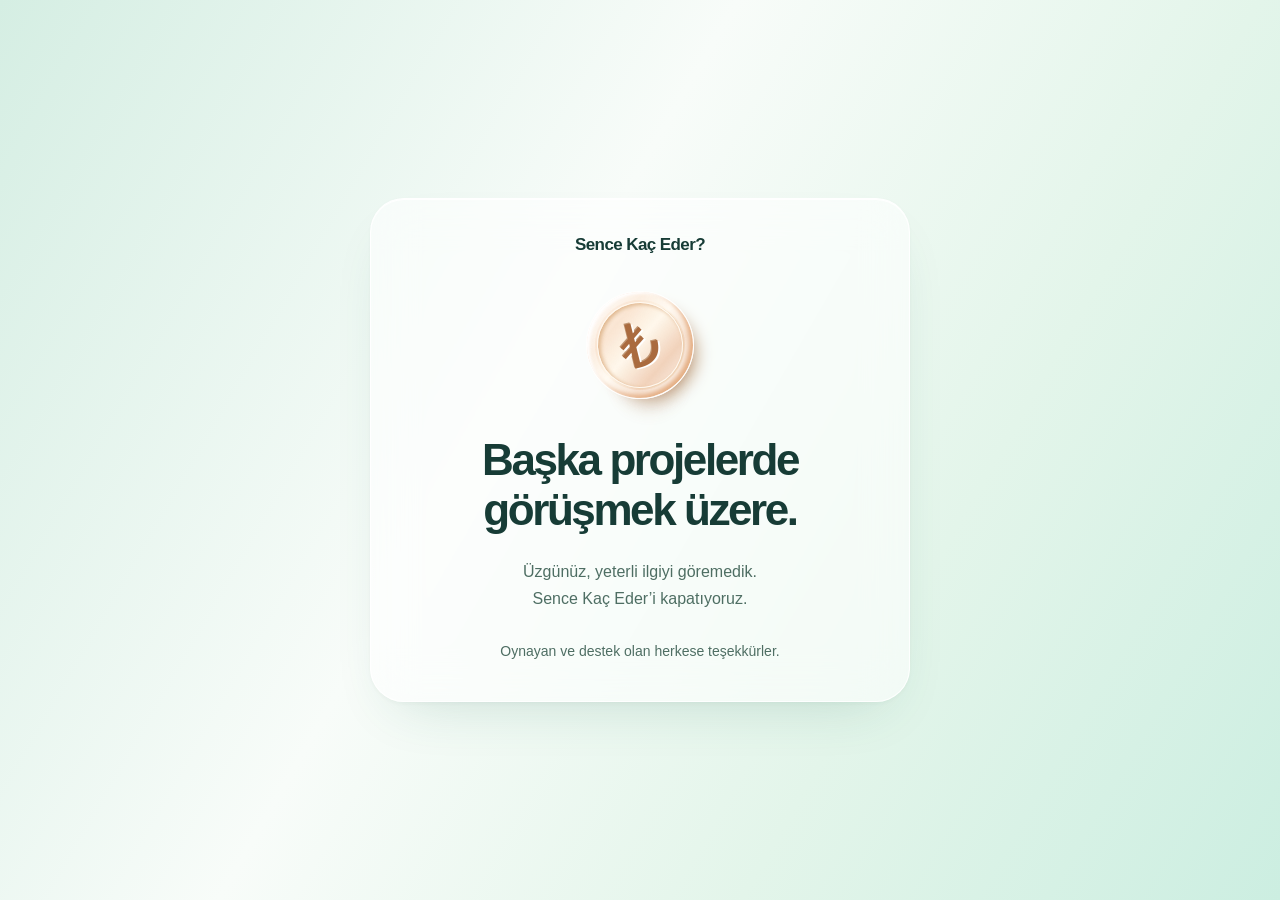
<file: index.html>
<!DOCTYPE html><html lang="tr" data-astro-cid-4kjay5ym><head><meta charset="UTF-8"><meta name="viewport" content="width=device-width"><meta name="theme-color" content="#e7f4ef"><meta name="description" content="Üzgünüz, yeterli ilgiyi göremedik. Sence Kaç Eder’i kapatıyoruz. Oynayan ve destek olan herkese teşekkürler. Başka projelerde görüşmek üzere."><link rel="icon" href="/favicon.ico" sizes="16x16 32x32 48x48"><link rel="icon" href="/favicon.svg" type="image/svg+xml" sizes="any"><link rel="apple-touch-icon" href="/apple-touch-icon.png" sizes="180x180"><link rel="canonical" href="https://sencekaceder.com/"><meta property="og:type" content="website"><meta property="og:locale" content="tr_TR"><meta property="og:site_name" content="Sence Kaç Eder?"><meta property="og:title" content="Sence Kaç Eder? | Başka projelerde görüşmek üzere"><meta property="og:description" content="Üzgünüz, yeterli ilgiyi göremedik. Sence Kaç Eder’i kapatıyoruz. Oynayan ve destek olan herkese teşekkürler. Başka projelerde görüşmek üzere."><meta property="og:url" content="https://sencekaceder.com/"><title>Sence Kaç Eder? | Başka projelerde görüşmek üzere</title><link rel="stylesheet" href="/_astro/index.CCV5tStR.css"></head><body data-astro-cid-4kjay5ym><main class="closure-shell" data-astro-cid-4kjay5ym><section class="closure-card card" aria-labelledby="closure-title" data-astro-cid-4kjay5ym><div class="closure-brand" data-astro-cid-4kjay5ym>Sence Kaç Eder?</div><div class="glass-coin closure-coin" aria-hidden="true" data-astro-cid-4kjay5ym><span data-astro-cid-4kjay5ym>₺</span></div><h1 id="closure-title" data-astro-cid-4kjay5ym>Başka projelerde<br data-astro-cid-4kjay5ym>görüşmek üzere.</h1><p class="closure-description" data-astro-cid-4kjay5ym>Üzgünüz, yeterli ilgiyi göremedik.<br data-astro-cid-4kjay5ym>Sence Kaç Eder’i kapatıyoruz.</p><p class="closure-thanks" data-astro-cid-4kjay5ym>Oynayan ve destek olan herkese teşekkürler.</p></section></main></body></html>
</file>
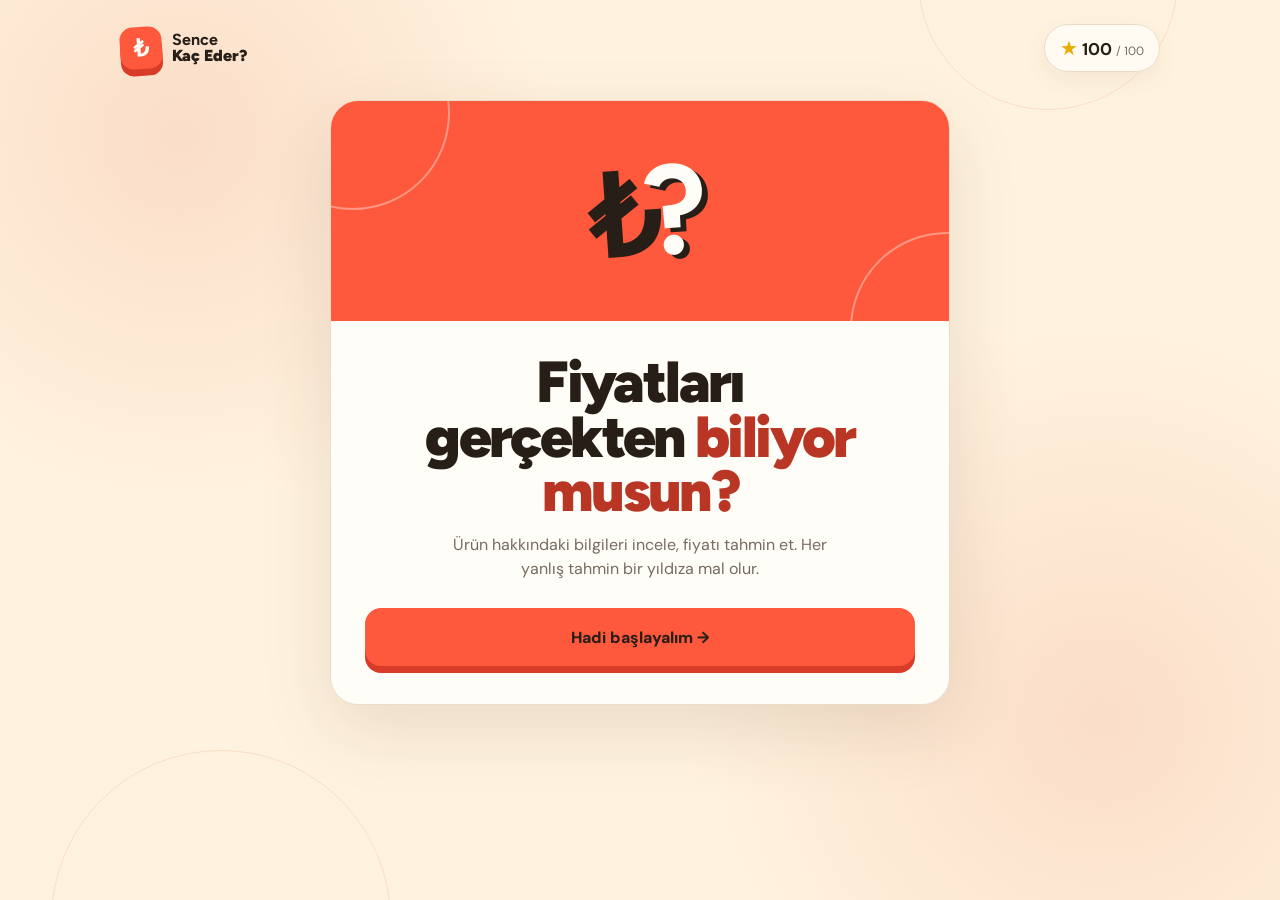
<file: examples/quiz-prototype/index.html>
<!doctype html>
<html lang="tr">
<head>
  <meta charset="utf-8">
  <meta name="viewport" content="width=device-width, initial-scale=1">
  <meta name="theme-color" content="#ff5c35">
  <title>Sence Kaç Eder? — UI Prototipi</title>
  <link rel="preconnect" href="https://fonts.googleapis.com">
  <link rel="preconnect" href="https://fonts.gstatic.com" crossorigin>
  <link href="https://fonts.googleapis.com/css2?family=DM+Sans:wght@500;600;700;800&family=Figtree:wght@500;600;700;800;900&display=swap" rel="stylesheet">
  <link rel="stylesheet" href="styles.css">
</head>
<body>
  <div class="ambient ambient-one"></div>
  <div class="ambient ambient-two"></div>

  <header class="site-header">
    <button class="brand" type="button" data-action="home" aria-label="Ana sayfa">
      <span class="brand-mark">₺</span>
      <span>Sence<br><strong>Kaç Eder?</strong></span>
    </button>
    <div class="score-pill" aria-label="Toplam yıldız">
      <span>★</span><strong id="total-score">100</strong><small>/ 100</small>
    </div>
  </header>

  <main class="app-shell" id="app" aria-live="polite">
    <section class="loading-view card">
      <div class="spinner"></div>
      <p>Quiz hazırlanıyor…</p>
    </section>
  </main>

  <dialog class="summary-dialog" id="summary-dialog">
    <div class="dialog-header">
      <div><span class="eyebrow">HATIRLATMA</span><h2>Şimdiye kadar bildiklerin</h2></div>
      <button class="icon-button" data-action="close-summary" aria-label="Kapat">×</button>
    </div>
    <div id="summary-content" class="summary-list"></div>
  </dialog>

  <script src="app.js"></script>
</body>
</html>
</file>
<file: _astro/index.CCV5tStR.css>
:root{--color-page:#e7f4ef;--color-surface:#f7fcfa;--color-glass:#ffffff94;--color-primary:#08756b;--color-primary-pressed:#086359;--color-primary-text:#08756b;--color-primary-gradient:#088174;--color-text:#173c36;--color-text-muted:#4e6e63;--color-border:#c8e3d8;--color-reward:#97642b;--color-success:#196c59;--color-error:#a74443;--color-input:#ffffffa6;--color-progress-inactive:#bddbd0;--color-backdrop:#173c364d;--coin-tint:247, 183, 132;--coin-deep:230, 155, 104;--coin-light:255, 246, 232;--coin-shadow:#b48b66;--coin-edge:#e5b086;--coin-rim:#fff9f0;--coin-ring-shadow:#deb58b;--coin-ring-glint:#edd0b0;--coin-ink:#aa6b3f;--coin-ink-shadow:#bf9572;--coin-ground-shadow:151, 92, 48;--font-body:-apple-system, BlinkMacSystemFont, "Segoe UI", sans-serif;--font-display:var(--font-body);--radius-card:34px;--radius-control:19px;--shadow-card:0 24px 60px -30px #206e583d, 0 2px 5px #206e580a, inset 0 1px 0 #fffffff2}*{box-sizing:border-box}html{background:var(--color-page);min-height:100%}body{min-height:100dvh;color:var(--color-text);font-family:var(--font-body);-webkit-font-smoothing:antialiased;background:linear-gradient(120deg,#d5eee3 0%,#f8fcf9 41%,#e3f5ea 70%,#cceee1 100%);margin:0;display:flow-root}button,input{font:inherit}button{color:inherit;-webkit-tap-highlight-color:transparent}button:focus-visible,summary:focus-visible{outline:3px solid var(--color-primary-text);outline-offset:4px}input:focus-visible{outline:3px solid var(--color-primary-text);outline-offset:3px}.app-shell{width:min(490px,100% - 28px);margin:max(16px, env(safe-area-inset-top)) auto 20px}.card{border-radius:var(--radius-card);background:var(--color-glass);box-shadow:var(--shadow-card);-webkit-backdrop-filter:blur(22px);backdrop-filter:blur(22px);border:1px solid #ffffffe6}.site-footer{max-width:400px;padding:0 16px env(safe-area-inset-bottom);color:var(--color-text-muted);text-align:center;margin:18px auto 20px;font-size:12px;line-height:1.55}.eyebrow{color:var(--color-text-muted);letter-spacing:.12em;font-size:10px;font-weight:650;display:block}.primary-button,.secondary-button{border-radius:var(--radius-control);color:#fafffc;background:linear-gradient(155deg, var(--color-primary-gradient), var(--color-primary) 65%);cursor:pointer;border:1px solid #ffffff2e;justify-content:center;align-items:center;gap:18px;width:100%;min-height:58px;padding:15px 24px;font-size:16px;font-weight:650;transition:transform .18s,box-shadow .18s;display:flex;box-shadow:0 8px 16px -10px #086359,inset 0 1px 1px #ffffff3d}.primary-button span[aria-hidden]{font-size:21px;font-weight:400}.primary-button:hover{background:linear-gradient(155deg, var(--color-primary-gradient), var(--color-primary-pressed) 65%)}.primary-button:active{transform:scale(.98)}.primary-button:disabled{color:#55756a;cursor:default;background:#d9e9e1;transform:none;box-shadow:inset 0 1px #fff}.secondary-button{color:var(--color-text);background:var(--color-input)}.ghost-button,.about-link{min-height:44px;color:var(--color-text-muted);cursor:pointer;background:0 0;border:0;padding:10px;font-size:12px}.icon-button{border:1px solid var(--color-border);width:44px;height:44px;color:var(--color-text);background:var(--color-input);cursor:pointer;border-radius:50%;flex:none;font-size:24px}.start-view{text-align:center;flex-direction:column;align-items:center;min-height:min(760px,100dvh - 100px);padding:28px 28px 16px;display:flex}.glass-coin{background:linear-gradient(145deg, #fffffff2, rgba(var(--coin-tint), .35) 29%, rgba(var(--coin-light), .85) 48%, rgba(var(--coin-deep), .44) 70%, #ffffffd9);width:164px;height:164px;box-shadow:10px 12px 18px -12px var(--coin-shadow), inset 2px 2px 3px #fff, inset -3px -4px 4px var(--coin-edge), inset 0 0 0 8px #ffffff52, 0 38px 18px -27px rgba(var(--coin-ground-shadow), .2);border:1px solid #fffffff2;border-radius:50%;flex:none;place-items:center;margin:auto 0 16px;animation:.85s cubic-bezier(.2,.75,.3,1) both coin-arrive;display:grid;position:relative;transform:rotate(-14deg)}.glass-coin:before{content:"";border:1px solid var(--coin-rim);box-shadow:inset 2px 2px 4px var(--coin-ring-shadow), 1px 1px 1px var(--coin-ring-glint);border-radius:50%;position:absolute;inset:13px}.glass-coin span{color:var(--coin-ink);text-shadow:1px 1px #fff, -1px -1px var(--coin-ink-shadow);font-size:91px;font-weight:500}@keyframes coin-arrive{0%{opacity:0;transform:translateY(14px)rotate(-25deg)}}.start-copy{margin-bottom:auto}.start-copy h1{letter-spacing:-.07em;margin:14px 0 18px;font-size:clamp(56px,15vw,69px);font-weight:580;line-height:.99}.start-copy h1>span{color:var(--color-primary-text)}.start-description{color:var(--color-text-muted);margin:0;font-size:15px;line-height:1.65}.start-actions{width:100%;margin-top:26px}.about-link{margin-top:8px;font-size:12px}.game-top{margin:0 8px 15px}.progress-track{grid-template-columns:repeat(5,1fr);gap:5px;display:grid}.progress-segment{background:var(--color-progress-inactive);border-radius:10px;height:3px}.progress-segment.current{background:var(--color-primary)}.progress-segment.done{background:#69ac91}.question-card{flex-direction:column;min-height:min(690px,100dvh - 98px);display:flex}.phase-information .question-card{cursor:pointer}.swipe-area{touch-action:pan-y pinch-zoom}.screen-area{flex-direction:column;flex:1;padding:0 24px 24px;display:flex}.info-screen{flex-direction:column;flex:1;justify-content:center;animation:.32s both enter;display:flex}@keyframes enter{0%{opacity:0;transform:translateY(8px)}}.info-image{object-fit:contain;background:#ffffff9e;border-radius:20px;width:100%;height:min(36dvh,310px);display:block}.info-label{color:var(--color-text-muted);text-transform:uppercase;letter-spacing:.06em;margin:20px 0 10px;font-size:16px;font-weight:650;line-height:1.35}.info-content{letter-spacing:-.035em;margin:0;font-size:clamp(24px,6.5vw,30px);font-weight:580;line-height:1.2}.screen-footer{margin-top:26px}.question-steps{justify-content:center;display:flex}.question-step-list{flex-wrap:wrap;justify-content:center;align-items:center;gap:2px;min-width:0;margin:0;padding:0;list-style:none;display:flex}.question-step{border-radius:50%;justify-content:center;align-items:center;min-width:44px;min-height:44px;padding:10px;display:inline-flex}.question-step-dot{opacity:.5;background:currentColor;border-radius:50%;width:8px;height:8px}.question-step[aria-current=step]{color:var(--color-primary)}.question-step[aria-current=step] .question-step-dot{opacity:1;transform:scale(1.5)}.guess-step{padding-block:6px;font-size:21px;font-weight:600}.guess-step[aria-current=step]{color:#fafffc;background:var(--color-primary);box-shadow:inset 0 1px 1px #ffffff3d}.question-step:hover:not([aria-current=step]){color:var(--color-primary-text);background:var(--color-input)}.guess-screen{text-align:center;align-items:stretch}.guess-intro>.eyebrow{margin-top:clamp(56px,10dvh,84px);font-size:12px}.guess-actions{margin-top:auto;padding-top:30px}.guess-actions>.primary-button{font-size:18px}.guess-footer{margin-top:32px}.guess-screen h2{letter-spacing:-.05em;max-width:420px;margin:24px auto;font-size:clamp(28px,8vw,37px);font-weight:580;line-height:1.13}.guess-hint{min-height:24px;color:var(--color-error);margin:12px 0 0;font-size:16px;font-weight:650}.price-wrap{position:relative}.price-wrap input{width:100%;height:90px;color:var(--color-text);background:var(--color-input);letter-spacing:-.04em;text-align:center;font-variant-numeric:tabular-nums;caret-color:var(--color-primary);border:1px solid #abcdbd;border-radius:22px;padding:0 76px 0 14px;font-size:clamp(36px,9vw,42px);font-weight:550;box-shadow:inset 0 2px 5px #206e580a,0 1px #fff}.price-wrap input::placeholder{color:#66897b}.price-wrap input::selection{color:var(--color-text);background:#c8e3d8}.price-currency{color:var(--color-text-muted);pointer-events:none;font-size:16px;position:absolute;top:50%;right:53px;transform:translateY(-50%)}.price-clear{width:44px;height:44px;color:var(--color-text-muted);cursor:pointer;background:0 0;border:0;border-radius:50%;place-items:center;padding:0;display:grid;position:absolute;top:50%;right:4px;transform:translateY(-50%)}.price-clear:hover{color:var(--color-primary);background:#c8e3d880}.guess-history{margin-top:14px}.guess-history>div{flex-wrap:wrap;justify-content:center;gap:8px;display:flex}.guess-history span{border-bottom:1px solid var(--color-border);padding:6px 10px;font-size:16px;font-weight:550}.guess-history strong{color:var(--color-error);margin-left:3px}.attempt-stars{padding:0 0 12px}.stars{color:var(--color-reward);gap:5px;font-size:23px;line-height:1.3;display:inline-flex}.stars .lost{color:var(--color-progress-inactive)}.attempt-stars .stars{font-size:26px}.reveal-view{text-align:center;flex-direction:column;align-items:center;min-height:min(690px,100dvh - 98px);padding:34px 24px 24px;display:flex}.reveal-icon{width:114px;height:114px;color:var(--color-success);background:linear-gradient(145deg,#f4fffd,#d1e9e4 55%,#eafff9);border:1px solid #fffffff2;border-radius:50%;place-items:center;margin:auto 0 25px;font-size:48px;animation:.5s both enter;display:grid;box-shadow:inset 2px 2px 3px #fff,inset -2px -3px 3px #b8d8cf,0 16px 24px -20px #4c8c7d}.reveal-icon.failed{color:var(--color-error);background:linear-gradient(145deg,#fff8f7,#ecd8d7 65%,#fff5f1);box-shadow:inset 2px 2px 3px #fff,inset -2px -3px 3px #d9b8b7}.reveal-view h1{letter-spacing:-.05em;margin:0;font-size:36px;font-weight:570}.actual-price{width:100%;margin:29px 0 24px}.actual-price small{color:var(--color-text-muted);margin-bottom:8px;font-size:12px;display:block}.actual-price strong{letter-spacing:-.04em;font-size:clamp(32px,9vw,43px);font-weight:550}.actual-price strong span{font-size:18px;font-weight:400}.earned-stars{margin-bottom:auto}.reveal-view>.primary-button{margin-top:30px}.result-view{--result-color:#825f27;text-align:center;flex-direction:column;padding:28px 24px 24px;display:flex}.result-perfect{--result-color:#196c59}.result-great{--result-color:#347345}.result-fair{--result-color:#95602b}.result-low{--result-color:#a74443}.result-score{width:155px;height:155px;color:var(--result-color);background:linear-gradient(145deg,#fff,#daeee3 55%,#fcfffd);border:1px solid #fff;border-radius:50%;justify-content:center;align-items:baseline;margin:0 auto 16px;padding-top:45px;display:flex;box-shadow:inset 2px 2px 3px #fff,inset -2px -3px 3px #b1d6c3,0 20px 24px -22px #6f9f86}.result-score strong{letter-spacing:-.075em;font-size:64px;font-weight:550;line-height:1}.result-score>span{margin-left:5px;font-size:16px}.result-message{letter-spacing:-.025em;margin:0;font-size:20px;font-weight:550}.result-review{text-align:left;margin:23px 0}.result-question{border-bottom:1px solid var(--color-border)}.result-question summary{cursor:pointer;grid-template-columns:15px minmax(0,1fr) auto;align-items:center;gap:10px;min-height:60px;padding:10px 0;list-style:none;display:grid}.result-question summary::-webkit-details-marker{display:none}.result-question-number{color:var(--color-text-muted);font-size:13px}.result-question-title{min-width:0;font-size:16px;font-weight:550;line-height:1.4}.result-question-stars .stars{gap:2px;font-size:16px}.result-question-detail{padding:0 0 18px 25px}.result-question-detail>p{color:var(--color-text-muted);font-size:16px;line-height:1.5}.result-question-detail>strong{color:var(--color-text);letter-spacing:-.04em;font-size:24px}.result-question-detail ul{gap:12px;padding:0;font-size:16px;line-height:1.5;list-style:none;display:grid}.result-question-detail small{color:var(--color-text-muted);font-size:13px;display:block}.share-status{color:var(--color-text-muted);margin:14px 0 0;font-size:14px}.result-actions{gap:12px;display:grid}.follow-profiles{margin:0;padding:0 24px 24px;list-style:none}.follow-profiles li+li{border-top:1px solid var(--color-border)}.follow-profiles a{min-height:80px;color:var(--color-text);text-align:left;border-radius:12px;grid-template-columns:44px minmax(0,1fr) 20px;align-items:center;gap:12px;padding:12px 4px;text-decoration:none;display:grid}.follow-profiles a:hover{background:#e7f4ef}.follow-profiles a:focus-visible{outline:3px solid var(--color-primary-text);outline-offset:2px}.follow-profile-icon{width:44px;height:44px;color:var(--color-primary-text);background:#e7f4ef;border-radius:12px;place-items:center;display:grid}.follow-profile-text{gap:3px;display:grid}.follow-profile-text strong{font-size:16px;font-weight:600}.follow-profile-text>span{color:var(--color-text-muted);font-size:14px}.follow-profile-arrow{color:var(--color-primary-text);font-size:20px}.about-dialog,.follow-dialog{width:min(440px,100% - 28px);max-height:calc(100dvh - 56px);color:var(--color-text);background:var(--color-surface);border:1px solid #fff;border-radius:30px;padding:0;overflow:auto;box-shadow:0 24px 80px #173c3633}.about-dialog::backdrop{background:var(--color-backdrop);-webkit-backdrop-filter:blur(9px);backdrop-filter:blur(9px)}.follow-dialog::backdrop{background:var(--color-backdrop);-webkit-backdrop-filter:blur(9px);backdrop-filter:blur(9px)}.dialog-header{background:var(--color-surface);border-bottom:1px solid var(--color-border);justify-content:space-between;align-items:center;gap:12px;padding:22px;display:flex;position:sticky;top:0}.dialog-header h2{letter-spacing:-.04em;margin:0;font-size:24px;font-weight:550;line-height:1.15}.about-dialog{padding:30px 24px 24px}.about-dialog h2{letter-spacing:-.05em;margin:16px 0 0;font-size:33px;font-weight:550;line-height:1.1}.about-points{gap:0;margin:25px 0;padding:0;list-style:none;display:grid}.about-points li{border-top:1px solid var(--color-border);grid-template-columns:24px 1fr;gap:12px;padding:15px 0;display:grid}.about-points span{color:var(--color-text-muted);font-size:11px}.about-points p{margin:0;font-size:14px;line-height:1.5}.no-script{max-width:440px;margin:40px auto;padding:24px}@media (min-width:760px){.app-shell{margin-top:50px}.start-view{min-height:750px}.question-card,.reveal-view{min-height:700px}.glass-coin{width:188px;height:188px}.glass-coin span{font-size:105px}.start-copy h1{font-size:76px}.screen-area{padding:0 34px 32px}}@media (max-height:720px) and (max-width:759px){.start-view{padding-top:21px}.glass-coin{width:126px;height:126px;margin-top:24px;margin-bottom:8px}.glass-coin span{font-size:70px}.glass-coin:before{inset:10px}.start-copy h1{margin-top:12px;margin-bottom:14px;font-size:58px}.start-description{font-size:13px}.start-actions{margin-top:22px}.screen-area{padding-bottom:20px}.info-image{height:30dvh}.guess-intro>.eyebrow{margin-top:52px}.guess-screen h2{margin-top:22px;margin-bottom:20px;font-size:28px}.price-wrap input{height:78px}.guess-actions{padding-top:21px}.attempt-stars{padding-bottom:10px}.guess-history{margin-top:16px}.reveal-icon{width:93px;height:93px;margin-bottom:20px}.actual-price{margin-top:23px;margin-bottom:22px}.result-view{padding-top:22px}.result-score{width:116px;height:116px;margin-bottom:14px;padding-top:32px}.result-score strong{font-size:48px}.result-review{margin:17px 0}}@media (max-width:350px){.app-shell{width:calc(100% - 20px);margin-top:12px}.start-view{padding-inline:20px}.start-copy h1{font-size:53px}.screen-area,.reveal-view,.result-view{padding-inline:18px}.info-content{font-size:24px}.price-wrap input{font-size:32px}.result-question summary{gap:7px}.result-question-stars .stars{gap:1px}}@media (prefers-reduced-motion:reduce){*,:before,:after{scroll-behavior:auto!important;transition:none!important;animation:none!important}}.closure-shell[data-astro-cid-4kjay5ym]{width:min(540px,100% - 32px);min-height:100dvh;padding-block:max(24px, env(safe-area-inset-top)) max(24px, env(safe-area-inset-bottom));align-items:center;margin-inline:auto;display:grid}.closure-card[data-astro-cid-4kjay5ym]{text-align:center;padding:36px 28px 38px}.closure-brand[data-astro-cid-4kjay5ym]{letter-spacing:-.035em;font-size:17px;font-weight:650}.closure-coin[data-astro-cid-4kjay5ym]{width:108px;height:108px;margin:36px auto;animation:none}.closure-coin[data-astro-cid-4kjay5ym] span[data-astro-cid-4kjay5ym]{font-size:62px}.closure-coin[data-astro-cid-4kjay5ym]:before{inset:10px}h1[data-astro-cid-4kjay5ym]{letter-spacing:-.055em;margin:0 0 24px;font-size:clamp(32px,8.4vw,44px);font-weight:580;line-height:1.12}.closure-description[data-astro-cid-4kjay5ym]{color:var(--color-text-muted);text-wrap:pretty;margin:0;font-size:16px;line-height:1.7}.closure-thanks[data-astro-cid-4kjay5ym]{max-width:310px;color:var(--color-text-muted);text-wrap:pretty;margin:28px auto 0;font-size:14px;line-height:1.6}@media (max-width:380px){.closure-card[data-astro-cid-4kjay5ym]{padding:28px 18px 30px}.closure-coin[data-astro-cid-4kjay5ym]{margin-block:28px}.closure-description[data-astro-cid-4kjay5ym]{font-size:15px}}.pause-shell[data-astro-cid-px6qshpi]{width:min(520px,100% - 32px);min-height:100dvh;padding-block:max(24px, env(safe-area-inset-top)) max(24px, env(safe-area-inset-bottom));align-items:center;margin-inline:auto;display:grid}.pause-card[data-astro-cid-px6qshpi]{text-align:center;padding:32px 36px 24px}.pause-brand[data-astro-cid-px6qshpi]{letter-spacing:-.035em;font-size:17px;font-weight:650}.pause-coin[data-astro-cid-px6qshpi]{width:108px;height:108px;margin:32px auto 30px}.pause-coin[data-astro-cid-px6qshpi] span[data-astro-cid-px6qshpi]{font-size:62px}.pause-coin[data-astro-cid-px6qshpi]:before{inset:10px}h1[data-astro-cid-px6qshpi]{letter-spacing:-.06em;margin:0 0 20px;font-size:clamp(34px,8.7vw,46px);font-weight:580;line-height:1.08}.pause-description[data-astro-cid-px6qshpi]{max-width:350px;color:var(--color-text-muted);text-wrap:pretty;margin:0 auto;font-size:16px;line-height:1.65}.pause-invitation[data-astro-cid-px6qshpi]{margin:22px 0 18px;font-size:15px;font-weight:600}.pause-profiles[data-astro-cid-px6qshpi]{padding:0}.pause-profiles[data-astro-cid-px6qshpi] li[data-astro-cid-px6qshpi]+li[data-astro-cid-px6qshpi]{border:0;margin-top:10px}.pause-profiles[data-astro-cid-px6qshpi] a[data-astro-cid-px6qshpi]{background:#fff9;border:1px solid #ffffffe6;border-radius:20px;min-height:76px;padding:12px 16px;transition:background .18s}.pause-profiles[data-astro-cid-px6qshpi] a[data-astro-cid-px6qshpi]:hover{background:#fff}@media (max-width:380px){.pause-card[data-astro-cid-px6qshpi]{padding:26px 22px 22px}.pause-coin[data-astro-cid-px6qshpi]{width:88px;height:88px;margin-block:24px}.pause-coin[data-astro-cid-px6qshpi] span[data-astro-cid-px6qshpi]{font-size:50px}.pause-description[data-astro-cid-px6qshpi]{font-size:15px}}
</file>
<file: examples/quiz-prototype/styles.css>
:root {
  --color-page: #fff3df;
  --color-surface: #fffdf8;
  --color-primary: #ff593d;
  --color-primary-pressed: #d83b28;
  --color-primary-text: #b93624;
  --color-text: #281e18;
  --color-text-muted: #776b61;
  --color-border: #eadcc8;
  --color-reward: #e9ac00;
  --color-reward-text: #765700;
  --color-success: #168866;
  --color-success-pressed: #0d654b;
  --color-error: #cb442f;
  --color-error-pressed: #9f2f20;
  --color-input: #fffaf1;
  --color-progress-inactive: #e9ded0;
  --color-decorative-coral: rgba(226, 92, 62, .14);
  --color-surface-translucent: rgba(255, 253, 248, .82);
  --color-surface-decoration: rgba(255, 253, 248, .38);
  --color-backdrop: rgba(40, 30, 24, .55);
  --color-shadow: rgba(83, 51, 29, .13);
  --color-shadow-soft: rgba(83, 51, 29, .07);
  --color-reward-surface: #fff4cf;
  --shadow-card: 0 24px 70px var(--color-shadow);
}

* { box-sizing: border-box; }

body {
  min-height: 100vh;
  margin: 0;
  overflow-x: hidden;
  color: var(--color-text);
  background:
    radial-gradient(circle at 14% 15%, var(--color-decorative-coral), transparent 24rem),
    radial-gradient(circle at 86% 80%, var(--color-decorative-coral), transparent 26rem),
    var(--color-page);
  font-family: "DM Sans", system-ui, sans-serif;
}

button, input { font: inherit; }
button { color: inherit; }
button:focus-visible, input:focus-visible {
  outline: 3px solid var(--color-text);
  outline-offset: 3px;
}

.ambient {
  position: fixed;
  z-index: -1;
  width: 260px;
  height: 260px;
  border: 1px solid var(--color-decorative-coral);
  border-radius: 50%;
}
.ambient-one { top: -150px; right: 8%; }
.ambient-two { bottom: -190px; left: 4%; width: 340px; height: 340px; }

.site-header {
  width: min(1040px, calc(100% - 32px));
  margin: 0 auto;
  padding: 24px 0 16px;
  display: flex;
  align-items: center;
  justify-content: space-between;
}

.brand {
  border: 0;
  background: transparent;
  display: flex;
  align-items: center;
  gap: 10px;
  padding: 0;
  text-align: left;
  font: 700 16px/1 "Figtree", sans-serif;
  cursor: pointer;
}
.brand strong { font-weight: 900; }
.brand-mark {
  display: grid;
  width: 42px;
  height: 42px;
  place-items: center;
  color: var(--color-surface);
  border-radius: 13px;
  background: var(--color-primary);
  box-shadow: 0 7px 0 var(--color-primary-pressed);
  font: 900 24px/1 "Figtree", sans-serif;
  transform: rotate(-4deg);
}

.score-pill {
  display: flex;
  align-items: baseline;
  gap: 4px;
  padding: 10px 15px;
  border: 1px solid var(--color-border);
  border-radius: 999px;
  background: var(--color-surface-translucent);
  box-shadow: 0 8px 25px var(--color-shadow-soft);
}
.score-pill span { color: var(--color-reward); font-size: 20px; }
.score-pill strong { font-size: 17px; }
.score-pill small { color: var(--color-text-muted); font-size: 12px; }

.app-shell {
  width: min(620px, calc(100% - 28px));
  margin: 12px auto 60px;
}

.card {
  overflow: hidden;
  border: 1px solid var(--color-border);
  border-radius: 28px;
  background: var(--color-surface);
  box-shadow: var(--shadow-card);
}

.loading-view { padding: 100px 20px; text-align: center; color: var(--color-text-muted); }
.spinner { width: 30px; height: 30px; margin: auto; border: 3px solid var(--color-border); border-top-color: var(--color-primary); border-radius: 50%; animation: spin .7s linear infinite; }
@keyframes spin { to { transform: rotate(360deg); } }

.start-view { text-align: center; }
.hero-art {
  position: relative;
  display: grid;
  min-height: 220px;
  overflow: hidden;
  place-items: center;
  background: var(--color-primary);
}
.hero-art::before, .hero-art::after {
  content: "";
  position: absolute;
  width: 190px;
  height: 190px;
  border: 2px solid var(--color-surface-decoration);
  border-radius: 50%;
}
.hero-art::before { left: -75px; top: -85px; }
.hero-art::after { right: -95px; bottom: -105px; }
.hero-symbol {
  display: flex;
  align-items: baseline;
  color: var(--color-text);
  font-family: "Figtree", sans-serif;
  font-size: 112px;
  font-weight: 900;
  line-height: 1;
  letter-spacing: -.14em;
  transform: rotate(-4deg);
}
.hero-symbol strong { color: var(--color-surface); font-size: 126px; text-shadow: 5px 5px 0 var(--color-text); }
.start-copy { padding: 34px 34px 38px; }
.start-copy h1, .result-view h1 {
  max-width: 470px;
  margin: 0 auto 14px;
  font: 900 clamp(36px, 8vw, 58px)/.94 "Figtree", sans-serif;
  letter-spacing: -.045em;
}
.start-copy h1 em { color: var(--color-primary-text); font-style: normal; }
.start-copy p { margin: 0 auto 26px; max-width: 410px; color: var(--color-text-muted); font-size: 16px; line-height: 1.55; }

.primary-button, .secondary-button {
  width: 100%;
  min-height: 58px;
  border-radius: 16px;
  border: 0;
  font-weight: 800;
  cursor: pointer;
  transition: transform .15s, box-shadow .15s;
}
.primary-button { color: var(--color-text); background: var(--color-primary); box-shadow: 0 7px 0 var(--color-primary-pressed); }
.primary-button:hover { transform: translateY(-2px); box-shadow: 0 9px 0 var(--color-primary-pressed); }
.primary-button:active { transform: translateY(5px); box-shadow: 0 2px 0 var(--color-primary-pressed); }
.primary-button:disabled, .primary-button:disabled:hover, .primary-button:disabled:active {
  cursor: not-allowed;
  transform: none;
  background: var(--color-progress-inactive);
  box-shadow: 0 4px 0 var(--color-border);
}
.secondary-button { border: 1px solid var(--color-border); color: var(--color-text); background: var(--color-surface); }

.game-top { margin-bottom: 14px; }
.game-meta { display: flex; align-items: center; justify-content: space-between; margin-bottom: 11px; color: var(--color-text-muted); font-size: 13px; font-weight: 700; }
.question-stars { color: var(--color-reward-text); }
.progress-track { display: grid; grid-template-columns: repeat(10, 1fr); gap: 5px; }
.progress-segment { height: 6px; border-radius: 9px; background: var(--color-progress-inactive); }
.progress-segment.done { background: var(--color-success); }
.progress-segment.current { background: var(--color-primary); }

.question-card { min-height: 560px; display: flex; flex-direction: column; }
.question-heading { padding: 22px 24px 16px; display: flex; justify-content: space-between; gap: 16px; align-items: flex-start; }
.question-heading.compact { align-items: center; padding-bottom: 8px; }
.question-heading.compact .eyebrow { margin-bottom: 0; }
.eyebrow { display: block; margin-bottom: 6px; color: var(--color-primary-text); font: 800 11px/1 "Figtree", sans-serif; letter-spacing: .13em; }
.question-heading h1, .dialog-header h2 { margin: 0; font: 850 24px/1.1 "Figtree", sans-serif; letter-spacing: -.025em; }
.ghost-button { flex: none; border: 0; border-bottom: 1px solid var(--color-border); padding: 5px 0; color: var(--color-text-muted); background: none; font-size: 12px; font-weight: 700; cursor: pointer; }

.screen-area { display: flex; flex: 1; flex-direction: column; padding: 0 24px 24px; }
.info-screen { display: flex; flex: 1; flex-direction: column; justify-content: center; animation: enter .32s ease both; }
@keyframes enter { from { opacity: 0; transform: translateY(10px) scale(.99); } }
.info-image { width: 100%; height: 310px; object-fit: cover; border-radius: 18px; background: var(--color-border); }
.info-label { margin: 18px 0 7px; color: var(--color-text-muted); font-size: 13px; font-weight: 800; text-transform: uppercase; letter-spacing: .1em; }
.info-content { margin: 0; font: 800 26px/1.15 "Figtree", sans-serif; letter-spacing: -.025em; }
.info-screen.highlight { align-items: center; text-align: center; }
.highlight-icon { display: grid; place-items: center; width: 94px; height: 94px; margin-bottom: 18px; border-radius: 30px; background: var(--color-input); font-size: 44px; transform: rotate(-3deg); }
.info-screen.highlight .info-content { max-width: 430px; font-size: clamp(34px, 9vw, 49px); }
.screen-footer { margin-top: 22px; }
.step-dots { display: flex; justify-content: center; gap: 6px; margin-bottom: 18px; }
.step-dot { width: 6px; height: 6px; border-radius: 50%; background: var(--color-progress-inactive); }
.step-dot.active { width: 18px; border-radius: 10px; background: var(--color-primary); }

.guess-screen { justify-content: center; text-align: center; }
.guess-screen h2 { max-width: 470px; margin: 5px auto 10px; font: 900 clamp(32px, 8vw, 48px)/.98 "Figtree", sans-serif; letter-spacing: -.045em; text-transform: uppercase; }
.guess-hint { min-height: 24px; margin: 0 0 15px; color: var(--color-text-muted); font-size: 14px; font-weight: 700; }
.guess-hint.high, .guess-hint.low { color: var(--color-error); }
.price-wrap { position: relative; margin-bottom: 14px; }
.price-wrap input { width: 100%; height: 74px; border: 2px solid var(--color-border); border-radius: 18px; padding: 0 62px 0 20px; text-align: center; color: var(--color-text); background: var(--color-input); font: 800 29px/1 "Figtree", sans-serif; }
.price-wrap input:focus { border-color: var(--color-primary); box-shadow: 0 0 0 4px var(--color-decorative-coral); }
.price-wrap span { position: absolute; top: 50%; right: 23px; transform: translateY(-50%); color: var(--color-text-muted); font-weight: 800; }
.guess-history { margin: 0 0 4px; text-align: left; }
.guess-history > small { display: block; margin-bottom: 7px; color: var(--color-text-muted); font-size: 12px; font-weight: 700; }
.guess-history > div { display: flex; flex-wrap: wrap; gap: 7px; }
.guess-history span { padding: 6px 9px; border: 1px solid var(--color-border); border-radius: 10px; background: var(--color-input); font-size: 13px; font-weight: 800; }
.guess-history strong { color: var(--color-error); font-size: 16px; }
.attempt-stars { margin: 12px 0 20px; font-size: 22px; letter-spacing: 2px; color: var(--color-reward); }
.attempt-stars .lost { color: var(--color-progress-inactive); }

.reveal-view { padding: 44px 30px; text-align: center; }
.reveal-icon { display: grid; width: 92px; height: 92px; margin: 0 auto 24px; place-items: center; border-radius: 50%; color: var(--color-surface); background: var(--color-success); font-size: 45px; box-shadow: 0 8px 0 var(--color-success-pressed); }
.reveal-icon.failed { background: var(--color-error); box-shadow: 0 8px 0 var(--color-error-pressed); }
.reveal-view h1 { margin: 0 0 8px; font: 900 42px/1 "Figtree", sans-serif; letter-spacing: -.04em; }
.reveal-view p { color: var(--color-text-muted); }
.actual-price { margin: 26px 0; padding: 22px; border: 1px dashed var(--color-reward); border-radius: 18px; background: var(--color-reward-surface); }
.actual-price small { display: block; color: var(--color-text-muted); font-weight: 700; }
.actual-price strong { font: 900 38px/1.2 "Figtree", sans-serif; }
.earned-stars { margin-bottom: 28px; color: var(--color-reward-text); font-weight: 800; }

.result-view { padding: 40px 26px 30px; text-align: center; }
.result-score { display: flex; align-items: baseline; justify-content: center; margin: 24px 0; color: var(--color-reward-text); }
.result-score strong { font: 900 86px/.8 "Figtree", sans-serif; letter-spacing: -.07em; }
.result-score span { font-size: 18px; font-weight: 800; }
.result-grid { margin: 28px 0; padding: 17px; border-radius: 18px; background: var(--color-input); text-align: left; }
.result-row { display: grid; grid-template-columns: 24px 1fr; align-items: center; gap: 10px; padding: 6px 0; }
.result-row small { color: var(--color-text-muted); font-weight: 800; }
.result-row div { color: var(--color-reward); letter-spacing: 2px; }
.result-row .lost { color: var(--color-progress-inactive); }

.summary-dialog { width: min(520px, calc(100% - 28px)); max-height: 80vh; padding: 0; border: 0; border-radius: 24px; background: var(--color-surface); box-shadow: var(--shadow-card); }
.summary-dialog::backdrop { background: var(--color-backdrop); backdrop-filter: blur(3px); }
.dialog-header { position: sticky; top: 0; display: flex; justify-content: space-between; align-items: flex-start; padding: 24px; border-bottom: 1px solid var(--color-border); background: var(--color-surface); }
.icon-button { border: 0; background: var(--color-input); width: 36px; height: 36px; border-radius: 50%; font-size: 23px; cursor: pointer; }
.summary-list { padding: 8px 24px 24px; }
.summary-item { display: grid; grid-template-columns: 36px 1fr; gap: 12px; padding: 16px 0; border-bottom: 1px solid var(--color-border); }
.summary-item:last-child { border-bottom: 0; }
.summary-item span { font-size: 22px; }
.summary-item small { display: block; margin-bottom: 3px; color: var(--color-text-muted); font-weight: 700; }
.summary-item strong { font-size: 15px; }

.error-view { padding: 50px 30px; text-align: center; }
.error-view code { display: block; margin-top: 15px; padding: 12px; border-radius: 10px; background: var(--color-input); }

@media (max-width: 520px) {
  .site-header { padding-top: 18px; }
  .app-shell { margin-top: 4px; }
  .card { border-radius: 23px; }
  .question-card { min-height: calc(100vh - 125px); }
  .question-heading { padding: 19px 19px 14px; }
  .screen-area { padding: 0 19px 19px; }
  .info-image { height: min(42vh, 300px); }
  .start-copy { padding: 29px 22px 31px; }
  .hero-art { min-height: 190px; }
  .hero-symbol { font-size: 94px; }
  .hero-symbol strong { font-size: 106px; }
  .score-pill small { display: none; }
}
</file>
